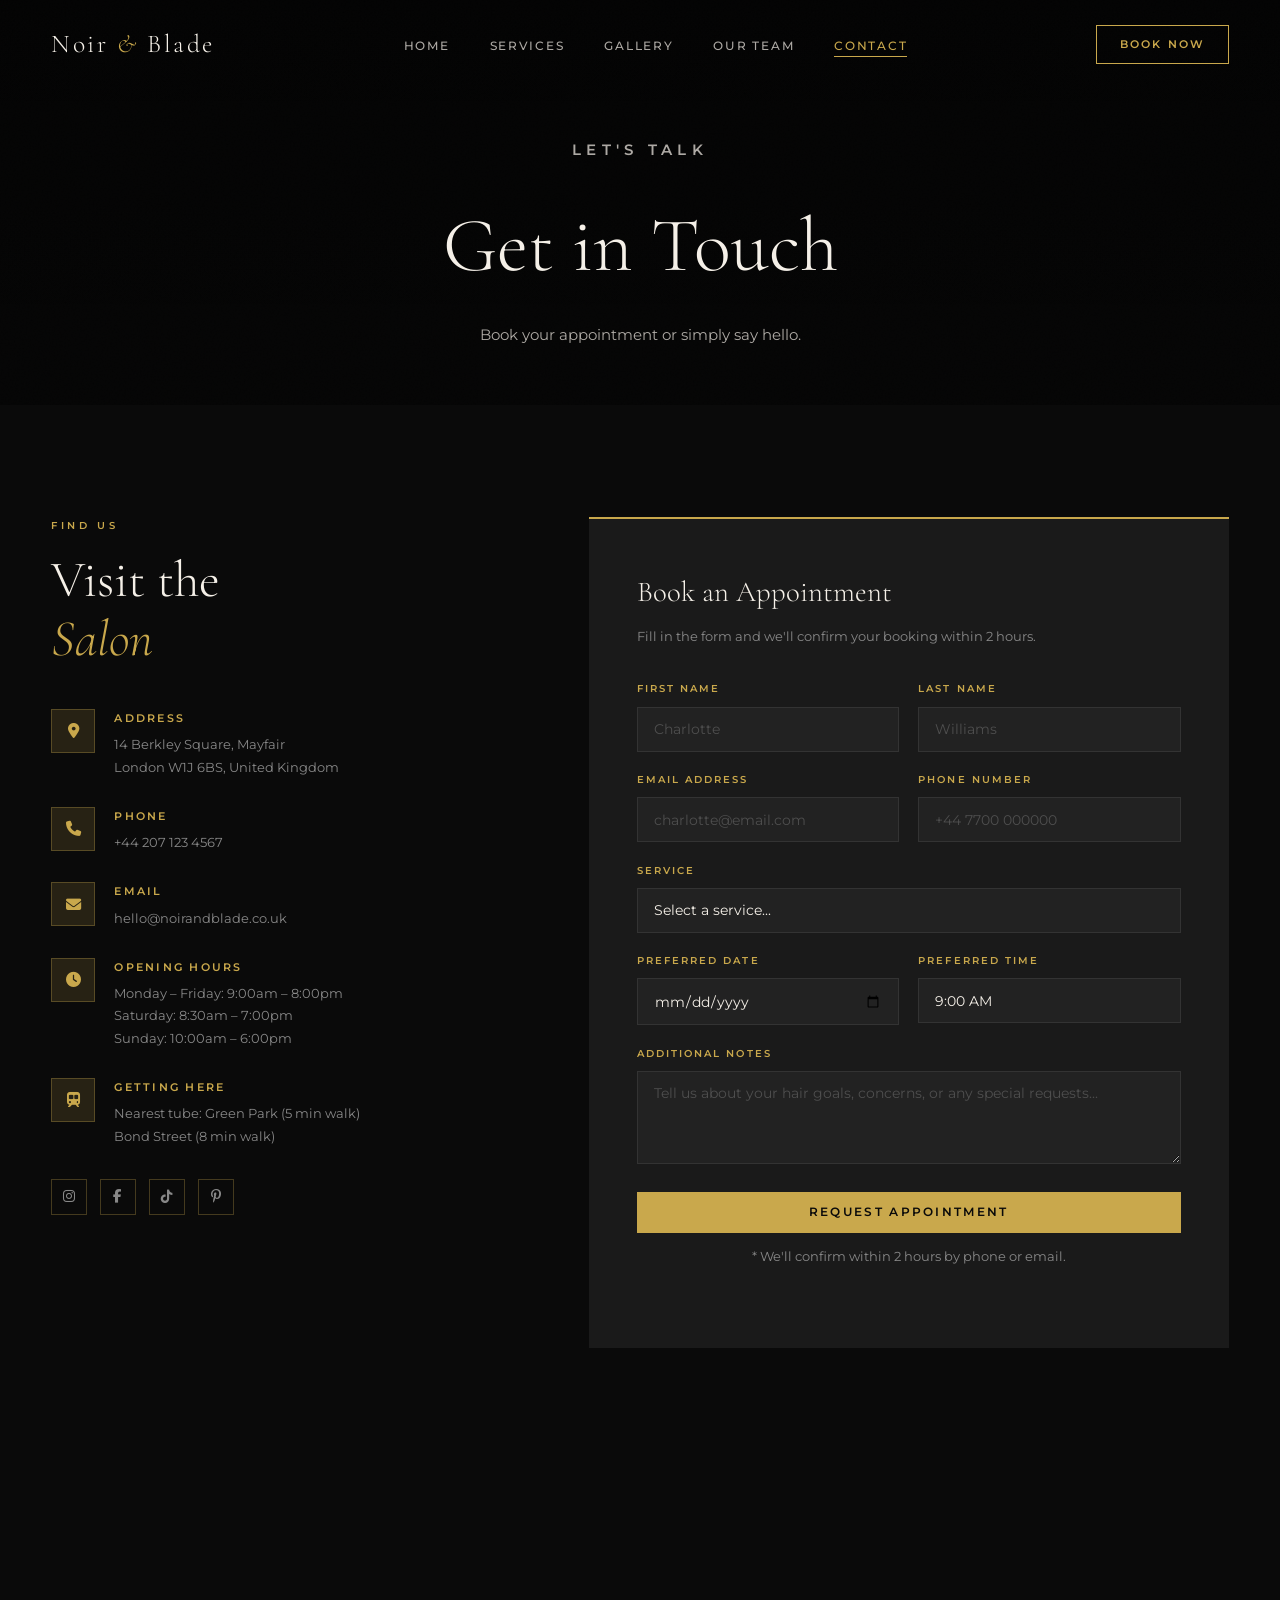
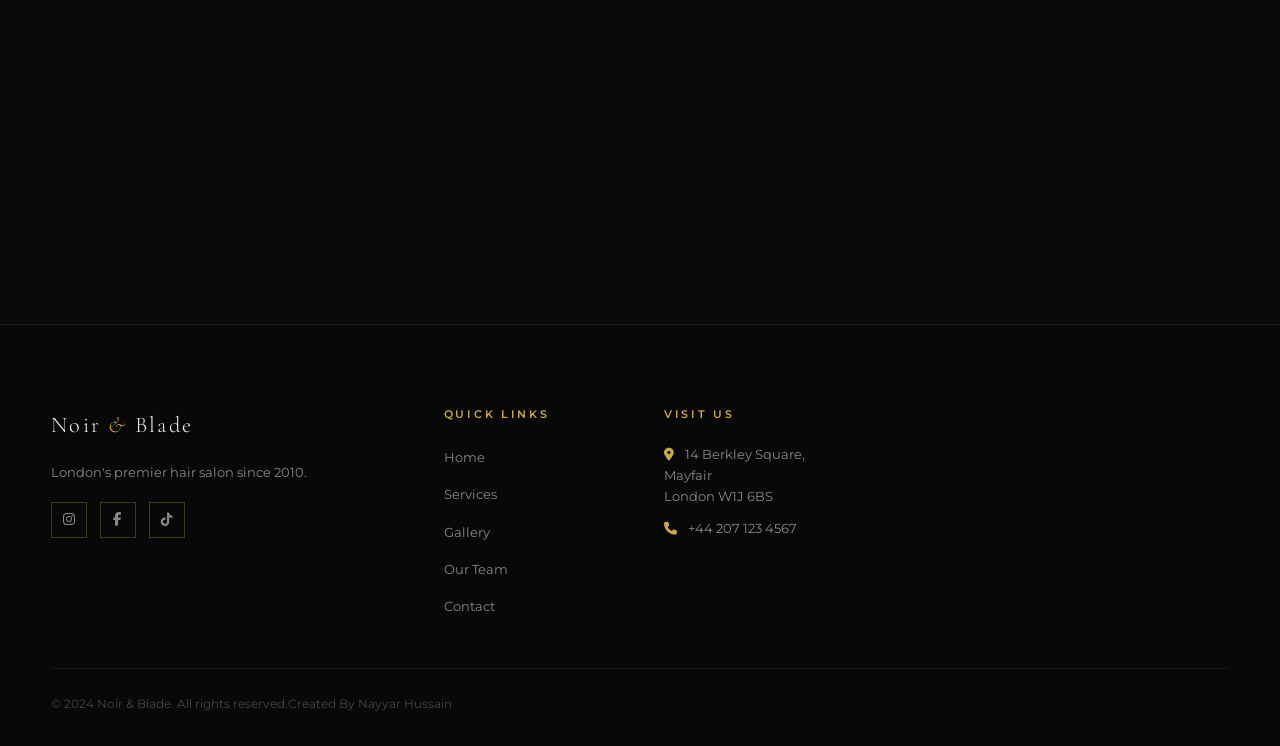
<file: contact.html>
<!DOCTYPE html>
<html lang="en">
<head>
  <meta charset="UTF-8"/>
  <meta name="viewport" content="width=device-width, initial-scale=1.0"/>
  <title>Contact | Noir & Blade — London Hair Salon</title>
  <link rel="stylesheet" href="style.css"/>
  <link href="https://fonts.googleapis.com/css2?family=Cormorant+Garamond:ital,wght@0,300;0,400;0,600;1,300;1,400&family=Montserrat:wght@300;400;500;600&display=swap" rel="stylesheet"/>
  <link rel="stylesheet" href="https://cdnjs.cloudflare.com/ajax/libs/font-awesome/6.5.0/css/all.min.css"/>
</head>
<body>

  <nav class="navbar" id="navbar">
    <a href="index.html" class="logo">Noir <span>&</span> Blade</a>
    <ul class="nav-links" id="navLinks">
      <li><a href="index.html">Home</a></li>
      <li><a href="services.html">Services</a></li>
      <li><a href="gallery.html">Gallery</a></li>
      <li><a href="team.html">Our Team</a></li>
      <li><a href="contact.html" class="active">Contact</a></li>
    </ul>
    <a href="contact.html" class="btn-book">Book Now</a>
    <div class="hamburger" id="hamburger"><span></span><span></span><span></span></div>
  </nav>

  <section class="page-hero">
    <div class="grain"></div>
    <div class="page-hero-content">
      <p class="section-label">Let's Talk</p>
      <h1>Get in Touch</h1>
      <p>Book your appointment or simply say hello.</p>
    </div>
  </section>

  <section class="contact-section section-pad">
    <div class="container">
      <div class="contact-grid">

        <!-- Info -->
        <div class="contact-info">
          <p class="section-label">Find Us</p>
          <h2 class="section-title">Visit the<br/><em>Salon</em></h2>

          <div class="ci-item">
            <div class="ci-icon"><i class="fas fa-map-marker-alt"></i></div>
            <div>
              <h4>Address</h4>
              <p>14 Berkley Square, Mayfair<br/>London W1J 6BS, United Kingdom</p>
            </div>
          </div>
          <div class="ci-item">
            <div class="ci-icon"><i class="fas fa-phone"></i></div>
            <div>
              <h4>Phone</h4>
              <p><a href="tel:+442071234567">+44 207 123 4567</a></p>
            </div>
          </div>
          <div class="ci-item">
            <div class="ci-icon"><i class="fas fa-envelope"></i></div>
            <div>
              <h4>Email</h4>
              <p><a href="mailto:hello@noirandblade.co.uk">hello@noirandblade.co.uk</a></p>
            </div>
          </div>
          <div class="ci-item">
            <div class="ci-icon"><i class="fas fa-clock"></i></div>
            <div>
              <h4>Opening Hours</h4>
              <p>Monday – Friday: 9:00am – 8:00pm<br/>
              Saturday: 8:30am – 7:00pm<br/>
              Sunday: 10:00am – 6:00pm</p>
            </div>
          </div>

          <div class="ci-item">
            <div class="ci-icon"><i class="fas fa-subway"></i></div>
            <div>
              <h4>Getting Here</h4>
              <p>Nearest tube: Green Park (5 min walk)<br/>Bond Street (8 min walk)</p>
            </div>
          </div>

          <div class="socials" style="margin-top:2rem">
            <a href="#"><i class="fab fa-instagram"></i></a>
            <a href="#"><i class="fab fa-facebook-f"></i></a>
            <a href="#"><i class="fab fa-tiktok"></i></a>
            <a href="#"><i class="fab fa-pinterest-p"></i></a>
          </div>
        </div>

        <!-- Form -->
        <div class="contact-form-wrap">
          <div class="contact-form">
            <h3>Book an Appointment</h3>
            <p>Fill in the form and we'll confirm your booking within 2 hours.</p>

            <div class="form-row">
              <div class="form-group">
                <label>First Name</label>
                <input type="text" placeholder="Charlotte"/>
              </div>
              <div class="form-group">
                <label>Last Name</label>
                <input type="text" placeholder="Williams"/>
              </div>
            </div>
            <div class="form-row">
              <div class="form-group">
                <label>Email Address</label>
                <input type="email" placeholder="charlotte@email.com"/>
              </div>
              <div class="form-group">
                <label>Phone Number</label>
                <input type="tel" placeholder="+44 7700 000000"/>
              </div>
            </div>
            <div class="form-group">
              <label>Service</label>
              <select>
                <option value="">Select a service...</option>
                <option>Women's Haircut & Blow-Dry</option>
                <option>Balayage</option>
                <option>Full Head Colour</option>
                <option>Keratin Treatment</option>
                <option>Men's Cut & Style</option>
                <option>Hot Towel Shave</option>
                <option>Bridal Hair Trial</option>
                <option>Wedding Day Styling</option>
                <option>Other / Consultation</option>
              </select>
            </div>
            <div class="form-row">
              <div class="form-group">
                <label>Preferred Date</label>
                <input type="date"/>
              </div>
              <div class="form-group">
                <label>Preferred Time</label>
                <select>
                  <option>9:00 AM</option>
                  <option>10:00 AM</option>
                  <option>11:00 AM</option>
                  <option>12:00 PM</option>
                  <option>1:00 PM</option>
                  <option>2:00 PM</option>
                  <option>3:00 PM</option>
                  <option>4:00 PM</option>
                  <option>5:00 PM</option>
                  <option>6:00 PM</option>
                </select>
              </div>
            </div>
            <div class="form-group">
              <label>Additional Notes</label>
              <textarea rows="4" placeholder="Tell us about your hair goals, concerns, or any special requests..."></textarea>
            </div>
            <button class="btn-primary full-width" onclick="submitForm()">Request Appointment</button>
            <p class="form-note">* We'll confirm within 2 hours by phone or email.</p>
          </div>
        </div>

      </div>

      <!-- Map -->
      <div class="map-wrap">
        <iframe
          src="https://www.google.com/maps/embed?pb=!1m18!1m12!1m3!1d2483.3!2d-0.1465!3d51.5074!2m3!1f0!2f0!3f0!3m2!1i1024!2i768!4f13.1!3m3!1m2!1s0x0%3A0x0!2zNTHCsDMwJzI2LjYiTiAwwrAwOCc0Ny40Ilc!5e0!3m2!1sen!2suk!4v1000000000000"
          allowfullscreen="" loading="lazy">
        </iframe>
      </div>
    </div>
  </section>

  <!-- Success Modal -->
  <div class="modal" id="successModal">
    <div class="modal-box">
      <div class="modal-icon">✓</div>
      <h3>Booking Request Sent!</h3>
      <p>Thank you! We'll confirm your appointment within 2 hours. See you soon.</p>
      <button class="btn-primary" onclick="closeModal()">Close</button>
    </div>
  </div>

  <footer class="footer">
    <div class="container">
      <div class="footer-grid">
        <div class="footer-brand">
          <h3 class="logo">Noir <span>&</span> Blade</h3>
          <p>London's premier hair salon since 2010.</p>
          <div class="socials">
            <a href="#"><i class="fab fa-instagram"></i></a>
            <a href="#"><i class="fab fa-facebook-f"></i></a>
            <a href="#"><i class="fab fa-tiktok"></i></a>
          </div>
        </div>
        <div class="footer-links">
          <h4>Quick Links</h4>
          <ul>
            <li><a href="index.html">Home</a></li>
            <li><a href="services.html">Services</a></li>
            <li><a href="gallery.html">Gallery</a></li>
            <li><a href="team.html">Our Team</a></li>
            <li><a href="contact.html">Contact</a></li>
          </ul>
        </div>
        <div class="footer-contact">
          <h4>Visit Us</h4>
          <p><i class="fas fa-map-marker-alt"></i> 14 Berkley Square, Mayfair<br/>London W1J 6BS</p>
          <p><i class="fas fa-phone"></i> +44 207 123 4567</p>
        </div>
      </div>
      <div class="footer-bottom"><p>© 2024 Noir & Blade. All rights reserved.Created By Nayyar Hussain</p></div>
    </div>
  </footer>

  <div class="scroll-top" id="scrollTop" onclick="scrollToTop()"><i class="fas fa-chevron-up"></i></div>
  <script src="script.js"></script>
</body>
</html>
</file>
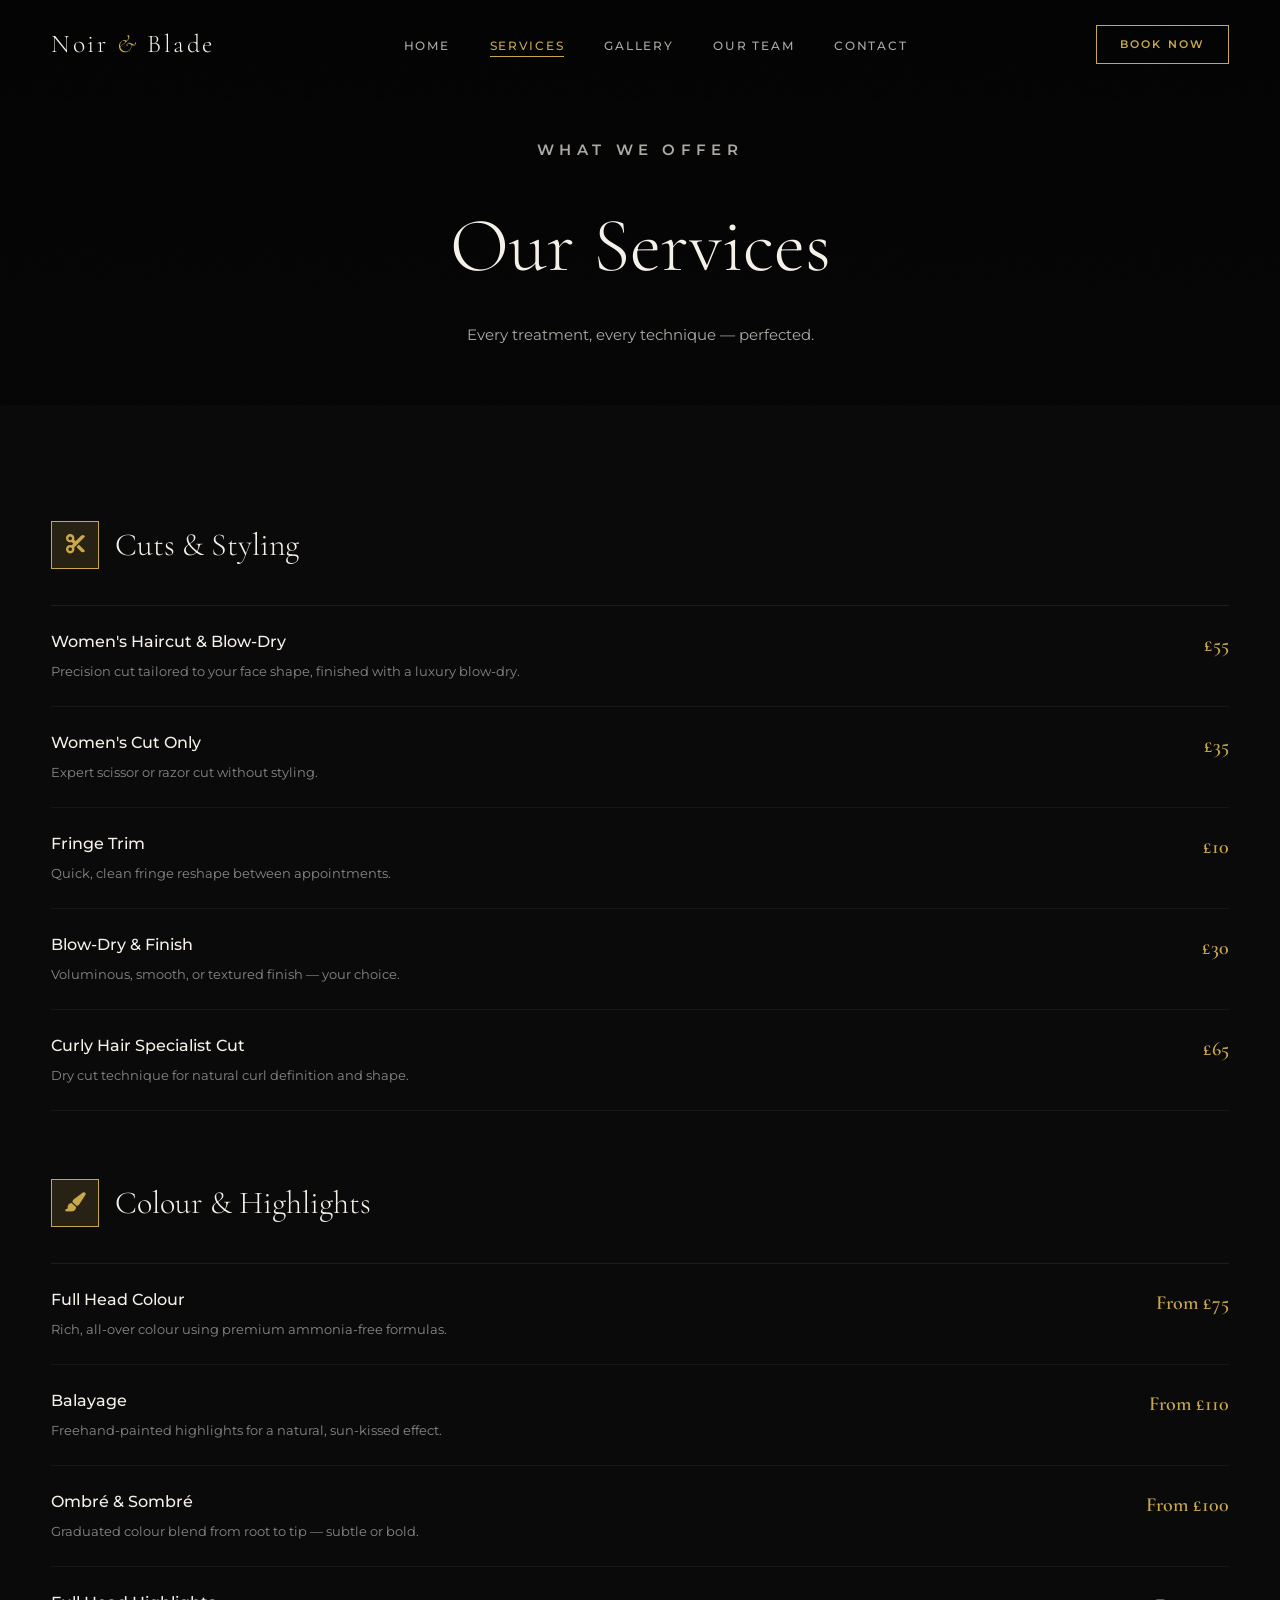
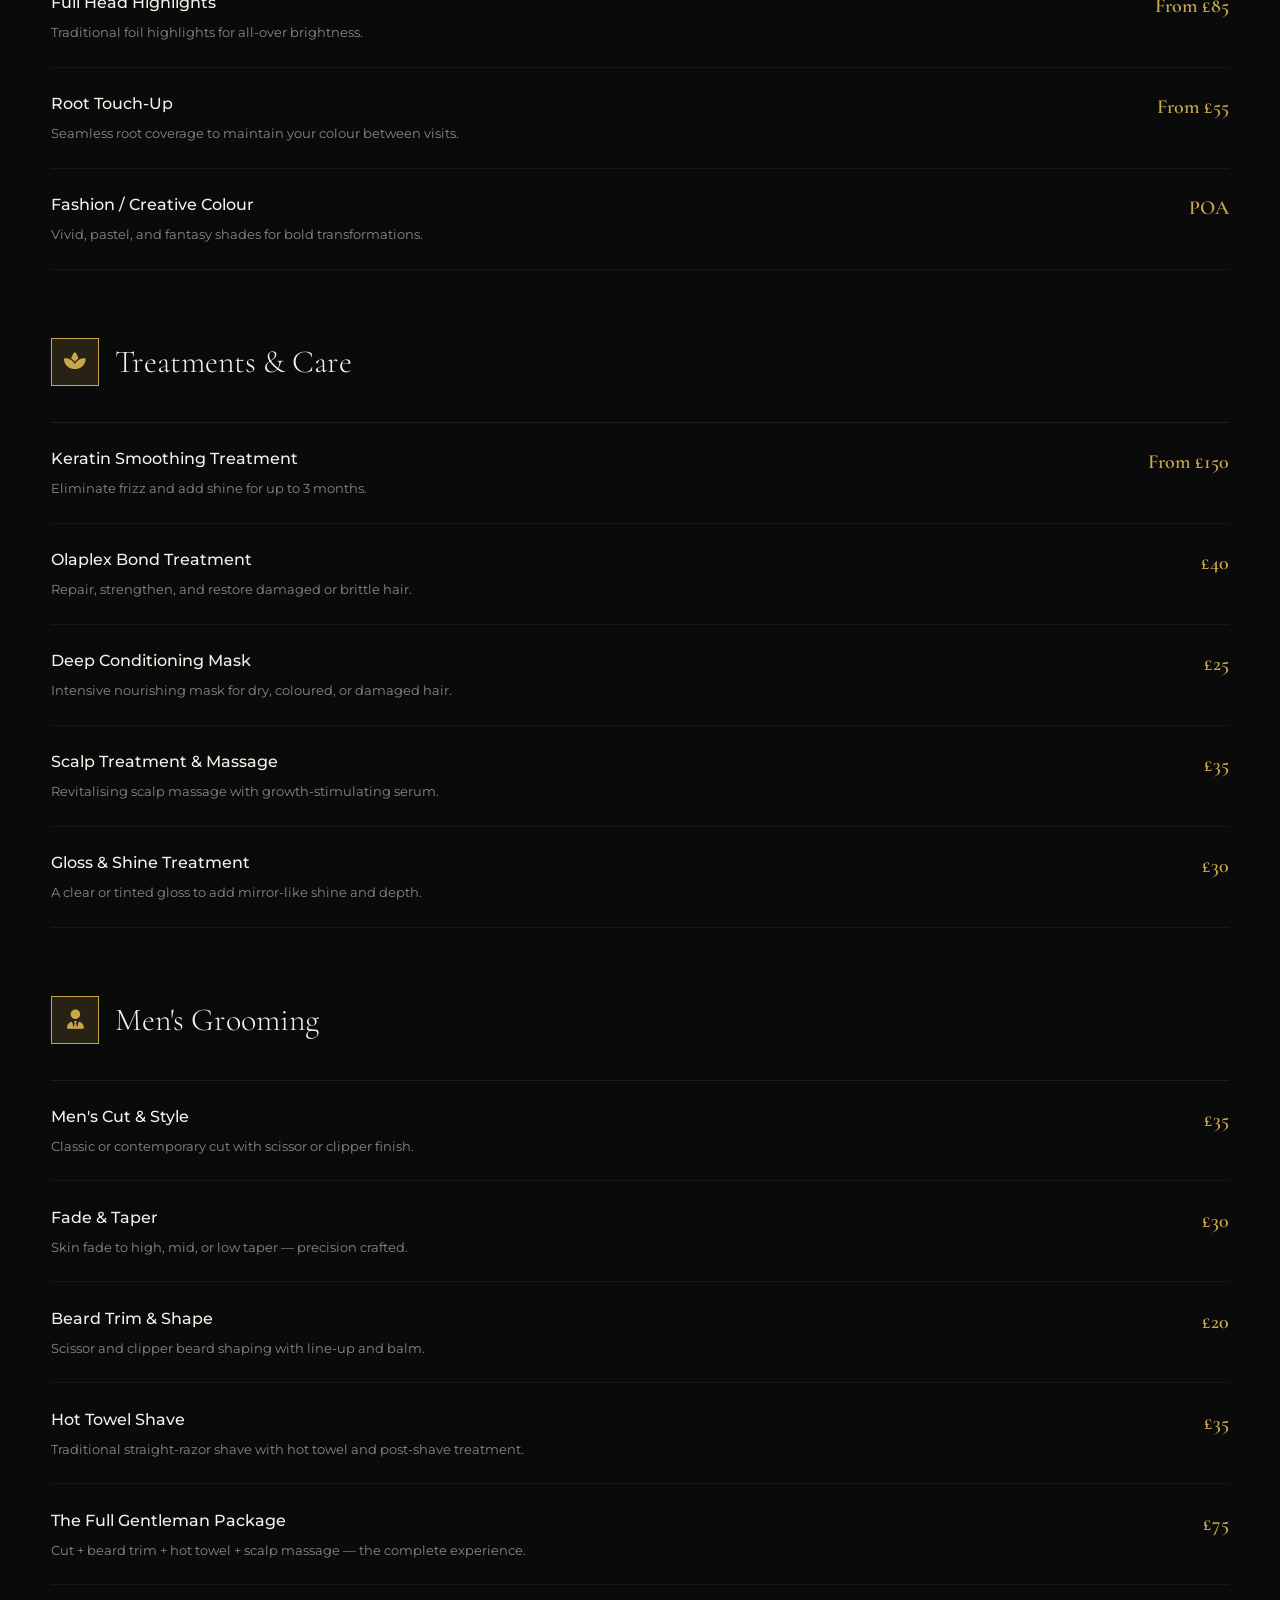
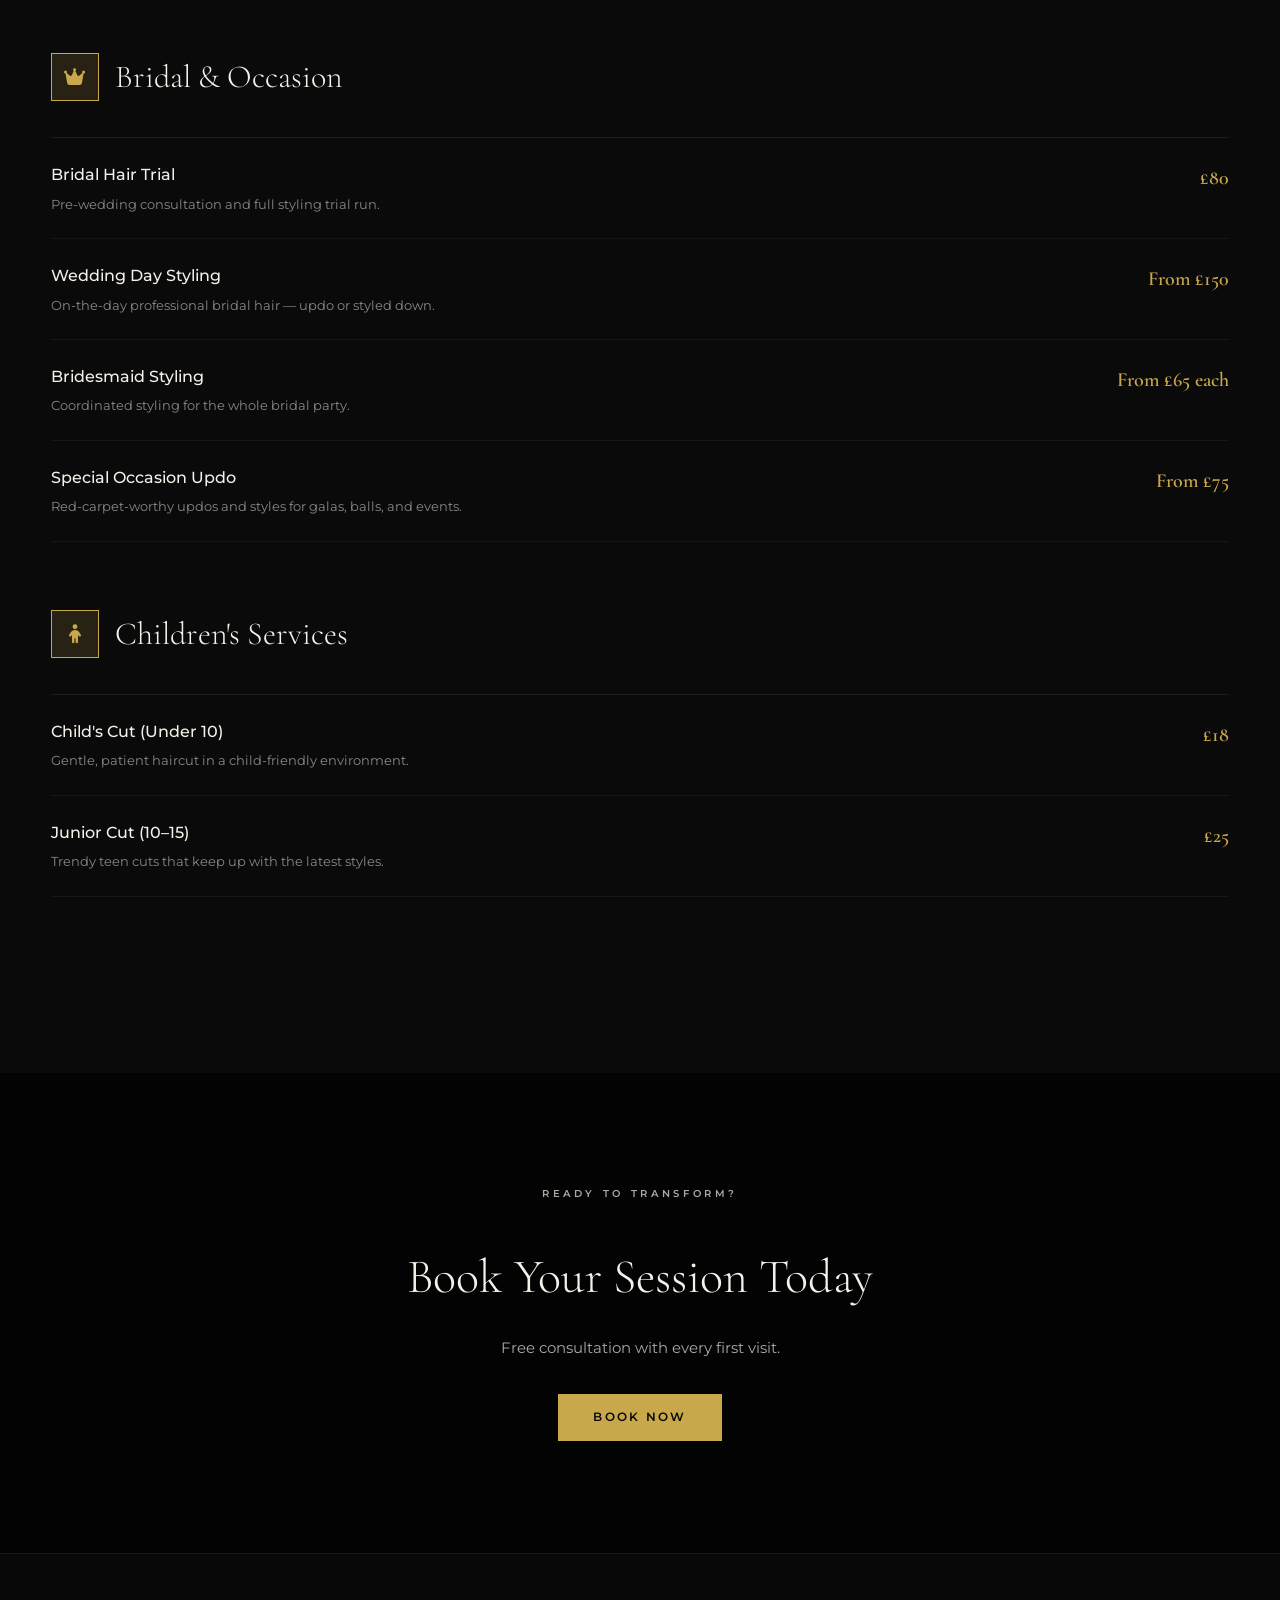
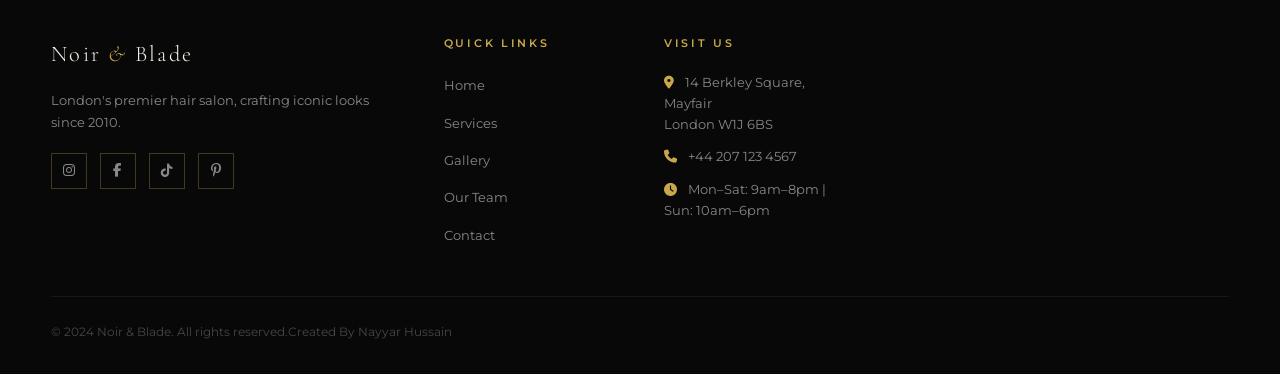
<file: services.html>
<!DOCTYPE html>
<html lang="en">
<head>
  <meta charset="UTF-8"/>
  <meta name="viewport" content="width=device-width, initial-scale=1.0"/>
  <title>Services | Noir & Blade — London Hair Salon</title>
  <link rel="stylesheet" href="style.css"/>
  <link href="https://fonts.googleapis.com/css2?family=Cormorant+Garamond:ital,wght@0,300;0,400;0,600;1,300;1,400&family=Montserrat:wght@300;400;500;600&display=swap" rel="stylesheet"/>
  <link rel="stylesheet" href="https://cdnjs.cloudflare.com/ajax/libs/font-awesome/6.5.0/css/all.min.css"/>
</head>
<body>

  <nav class="navbar" id="navbar">
    <a href="index.html" class="logo">Noir <span>&</span> Blade</a>
    <ul class="nav-links" id="navLinks">
      <li><a href="index.html">Home</a></li>
      <li><a href="services.html" class="active">Services</a></li>
      <li><a href="gallery.html">Gallery</a></li>
      <li><a href="team.html">Our Team</a></li>
      <li><a href="contact.html">Contact</a></li>
    </ul>
    <a href="contact.html" class="btn-book">Book Now</a>
    <div class="hamburger" id="hamburger"><span></span><span></span><span></span></div>
  </nav>

  <!-- PAGE HERO -->
  <section class="page-hero">
    <div class="grain"></div>
    <div class="page-hero-content">
      <p class="section-label">What We Offer</p>
      <h1>Our Services</h1>
      <p>Every treatment, every technique — perfected.</p>
    </div>
  </section>

  <!-- SERVICES FULL -->
  <section class="services-full section-pad">
    <div class="container">

      <!-- Category: Cuts -->
      <div class="service-category">
        <div class="cat-header">
          <div class="cat-icon"><i class="fas fa-cut"></i></div>
          <h2>Cuts & Styling</h2>
        </div>
        <div class="service-list">
          <div class="sl-item">
            <div class="sl-info">
              <h4>Women's Haircut & Blow-Dry</h4>
              <p>Precision cut tailored to your face shape, finished with a luxury blow-dry.</p>
            </div>
            <span class="sl-price">£55</span>
          </div>
          <div class="sl-item">
            <div class="sl-info">
              <h4>Women's Cut Only</h4>
              <p>Expert scissor or razor cut without styling.</p>
            </div>
            <span class="sl-price">£35</span>
          </div>
          <div class="sl-item">
            <div class="sl-info">
              <h4>Fringe Trim</h4>
              <p>Quick, clean fringe reshape between appointments.</p>
            </div>
            <span class="sl-price">£10</span>
          </div>
          <div class="sl-item">
            <div class="sl-info">
              <h4>Blow-Dry & Finish</h4>
              <p>Voluminous, smooth, or textured finish — your choice.</p>
            </div>
            <span class="sl-price">£30</span>
          </div>
          <div class="sl-item">
            <div class="sl-info">
              <h4>Curly Hair Specialist Cut</h4>
              <p>Dry cut technique for natural curl definition and shape.</p>
            </div>
            <span class="sl-price">£65</span>
          </div>
        </div>
      </div>

      <!-- Category: Colour -->
      <div class="service-category">
        <div class="cat-header">
          <div class="cat-icon"><i class="fas fa-paint-brush"></i></div>
          <h2>Colour & Highlights</h2>
        </div>
        <div class="service-list">
          <div class="sl-item">
            <div class="sl-info">
              <h4>Full Head Colour</h4>
              <p>Rich, all-over colour using premium ammonia-free formulas.</p>
            </div>
            <span class="sl-price">From £75</span>
          </div>
          <div class="sl-item">
            <div class="sl-info">
              <h4>Balayage</h4>
              <p>Freehand-painted highlights for a natural, sun-kissed effect.</p>
            </div>
            <span class="sl-price">From £110</span>
          </div>
          <div class="sl-item">
            <div class="sl-info">
              <h4>Ombré & Sombré</h4>
              <p>Graduated colour blend from root to tip — subtle or bold.</p>
            </div>
            <span class="sl-price">From £100</span>
          </div>
          <div class="sl-item">
            <div class="sl-info">
              <h4>Full Head Highlights</h4>
              <p>Traditional foil highlights for all-over brightness.</p>
            </div>
            <span class="sl-price">From £85</span>
          </div>
          <div class="sl-item">
            <div class="sl-info">
              <h4>Root Touch-Up</h4>
              <p>Seamless root coverage to maintain your colour between visits.</p>
            </div>
            <span class="sl-price">From £55</span>
          </div>
          <div class="sl-item">
            <div class="sl-info">
              <h4>Fashion / Creative Colour</h4>
              <p>Vivid, pastel, and fantasy shades for bold transformations.</p>
            </div>
            <span class="sl-price">POA</span>
          </div>
        </div>
      </div>

      <!-- Category: Treatments -->
      <div class="service-category">
        <div class="cat-header">
          <div class="cat-icon"><i class="fas fa-spa"></i></div>
          <h2>Treatments & Care</h2>
        </div>
        <div class="service-list">
          <div class="sl-item">
            <div class="sl-info">
              <h4>Keratin Smoothing Treatment</h4>
              <p>Eliminate frizz and add shine for up to 3 months.</p>
            </div>
            <span class="sl-price">From £150</span>
          </div>
          <div class="sl-item">
            <div class="sl-info">
              <h4>Olaplex Bond Treatment</h4>
              <p>Repair, strengthen, and restore damaged or brittle hair.</p>
            </div>
            <span class="sl-price">£40</span>
          </div>
          <div class="sl-item">
            <div class="sl-info">
              <h4>Deep Conditioning Mask</h4>
              <p>Intensive nourishing mask for dry, coloured, or damaged hair.</p>
            </div>
            <span class="sl-price">£25</span>
          </div>
          <div class="sl-item">
            <div class="sl-info">
              <h4>Scalp Treatment & Massage</h4>
              <p>Revitalising scalp massage with growth-stimulating serum.</p>
            </div>
            <span class="sl-price">£35</span>
          </div>
          <div class="sl-item">
            <div class="sl-info">
              <h4>Gloss & Shine Treatment</h4>
              <p>A clear or tinted gloss to add mirror-like shine and depth.</p>
            </div>
            <span class="sl-price">£30</span>
          </div>
        </div>
      </div>

      <!-- Category: Men -->
      <div class="service-category">
        <div class="cat-header">
          <div class="cat-icon"><i class="fas fa-user-tie"></i></div>
          <h2>Men's Grooming</h2>
        </div>
        <div class="service-list">
          <div class="sl-item">
            <div class="sl-info">
              <h4>Men's Cut & Style</h4>
              <p>Classic or contemporary cut with scissor or clipper finish.</p>
            </div>
            <span class="sl-price">£35</span>
          </div>
          <div class="sl-item">
            <div class="sl-info">
              <h4>Fade & Taper</h4>
              <p>Skin fade to high, mid, or low taper — precision crafted.</p>
            </div>
            <span class="sl-price">£30</span>
          </div>
          <div class="sl-item">
            <div class="sl-info">
              <h4>Beard Trim & Shape</h4>
              <p>Scissor and clipper beard shaping with line-up and balm.</p>
            </div>
            <span class="sl-price">£20</span>
          </div>
          <div class="sl-item">
            <div class="sl-info">
              <h4>Hot Towel Shave</h4>
              <p>Traditional straight-razor shave with hot towel and post-shave treatment.</p>
            </div>
            <span class="sl-price">£35</span>
          </div>
          <div class="sl-item">
            <div class="sl-info">
              <h4>The Full Gentleman Package</h4>
              <p>Cut + beard trim + hot towel + scalp massage — the complete experience.</p>
            </div>
            <span class="sl-price">£75</span>
          </div>
        </div>
      </div>

      <!-- Category: Bridal -->
      <div class="service-category">
        <div class="cat-header">
          <div class="cat-icon"><i class="fas fa-crown"></i></div>
          <h2>Bridal & Occasion</h2>
        </div>
        <div class="service-list">
          <div class="sl-item">
            <div class="sl-info">
              <h4>Bridal Hair Trial</h4>
              <p>Pre-wedding consultation and full styling trial run.</p>
            </div>
            <span class="sl-price">£80</span>
          </div>
          <div class="sl-item">
            <div class="sl-info">
              <h4>Wedding Day Styling</h4>
              <p>On-the-day professional bridal hair — updo or styled down.</p>
            </div>
            <span class="sl-price">From £150</span>
          </div>
          <div class="sl-item">
            <div class="sl-info">
              <h4>Bridesmaid Styling</h4>
              <p>Coordinated styling for the whole bridal party.</p>
            </div>
            <span class="sl-price">From £65 each</span>
          </div>
          <div class="sl-item">
            <div class="sl-info">
              <h4>Special Occasion Updo</h4>
              <p>Red-carpet-worthy updos and styles for galas, balls, and events.</p>
            </div>
            <span class="sl-price">From £75</span>
          </div>
        </div>
      </div>

      <!-- Category: Kids -->
      <div class="service-category">
        <div class="cat-header">
          <div class="cat-icon"><i class="fas fa-child"></i></div>
          <h2>Children's Services</h2>
        </div>
        <div class="service-list">
          <div class="sl-item">
            <div class="sl-info">
              <h4>Child's Cut (Under 10)</h4>
              <p>Gentle, patient haircut in a child-friendly environment.</p>
            </div>
            <span class="sl-price">£18</span>
          </div>
          <div class="sl-item">
            <div class="sl-info">
              <h4>Junior Cut (10–15)</h4>
              <p>Trendy teen cuts that keep up with the latest styles.</p>
            </div>
            <span class="sl-price">£25</span>
          </div>
        </div>
      </div>

    </div>
  </section>

  <!-- CTA -->
  <section class="cta-banner">
    <div class="cta-content">
      <p class="section-label">Ready to Transform?</p>
      <h2>Book Your Session Today</h2>
      <p>Free consultation with every first visit.</p>
      <a href="contact.html" class="btn-primary">Book Now</a>
    </div>
  </section>

  <footer class="footer">
    <div class="container">
      <div class="footer-grid">
        <div class="footer-brand">
          <h3 class="logo">Noir <span>&</span> Blade</h3>
          <p>London's premier hair salon, crafting iconic looks since 2010.</p>
          <div class="socials">
            <a href="#"><i class="fab fa-instagram"></i></a>
            <a href="#"><i class="fab fa-facebook-f"></i></a>
            <a href="#"><i class="fab fa-tiktok"></i></a>
            <a href="#"><i class="fab fa-pinterest-p"></i></a>
          </div>
        </div>
        <div class="footer-links">
          <h4>Quick Links</h4>
          <ul>
            <li><a href="index.html">Home</a></li>
            <li><a href="services.html">Services</a></li>
            <li><a href="gallery.html">Gallery</a></li>
            <li><a href="team.html">Our Team</a></li>
            <li><a href="contact.html">Contact</a></li>
          </ul>
        </div>
        <div class="footer-contact">
          <h4>Visit Us</h4>
          <p><i class="fas fa-map-marker-alt"></i> 14 Berkley Square, Mayfair<br/>London W1J 6BS</p>
          <p><i class="fas fa-phone"></i> +44 207 123 4567</p>
          <p><i class="fas fa-clock"></i> Mon–Sat: 9am–8pm | Sun: 10am–6pm</p>
        </div>
      </div>
      <div class="footer-bottom">
        <p>© 2024 Noir & Blade. All rights reserved.Created By Nayyar Hussain</p>
      </div>
    </div>
  </footer>

  <div class="scroll-top" id="scrollTop" onclick="scrollToTop()"><i class="fas fa-chevron-up"></i></div>
  <script src="script.js"></script>
</body>
</html>
</file>
<file: style.css>
/* ===========================
   NOIR & BLADE — LUXURY CSS
   Dark Charcoal + Gold Theme
=========================== */

:root {
  --black: #0a0a0a;
  --dark: #111111;
  --dark2: #1a1a1a;
  --dark3: #222222;
  --gold: #c9a84c;
  --gold-light: #e8c97a;
  --gold-dim: rgba(201,168,76,0.15);
  --white: #f5f0e8;
  --white-dim: rgba(245,240,232,0.7);
  --white-dimmer: rgba(245,240,232,0.35);
  --grey: #888;
  --font-display: 'Cormorant Garamond', serif;
  --font-body: 'Montserrat', sans-serif;
  --radius: 2px;
  --transition: all 0.35s cubic-bezier(0.25, 0.46, 0.45, 0.94);
}

*, *::before, *::after { box-sizing: border-box; margin: 0; padding: 0; }

html { scroll-behavior: smooth; }

body {
  background: var(--black);
  color: var(--white);
  font-family: var(--font-body);
  font-size: 15px;
  line-height: 1.75;
  overflow-x: hidden;
}

img { max-width: 100%; display: block; object-fit: cover; }
a { text-decoration: none; color: inherit; }
ul { list-style: none; }

/* Grain overlay */
.grain {
  position: absolute; inset: 0; pointer-events: none; z-index: 1;
  background-image: url("data:image/svg+xml,%3Csvg viewBox='0 0 256 256' xmlns='http://www.w3.org/2000/svg'%3E%3Cfilter id='noise'%3E%3CfeTurbulence type='fractalNoise' baseFrequency='0.9' numOctaves='4' stitchTiles='stitch'/%3E%3C/filter%3E%3Crect width='100%25' height='100%25' filter='url(%23noise)' opacity='0.04'/%3E%3C/svg%3E");
  opacity: 0.4;
}

/* ======================== PRELOADER ======================== */
.preloader {
  position: fixed; inset: 0; background: var(--black);
  display: flex; align-items: center; justify-content: center;
  z-index: 9999; transition: opacity 0.6s ease, visibility 0.6s ease;
}
.preloader.hidden { opacity: 0; visibility: hidden; }
.preloader-inner { text-align: center; }
.preloader-inner .scissors {
  font-size: 3rem; color: var(--gold); display: block;
  animation: spin 1.5s linear infinite;
}
.preloader-inner p {
  font-family: var(--font-display); font-size: 1.5rem;
  color: var(--white); letter-spacing: 0.3em; margin-top: 1rem;
  text-transform: uppercase;
}
@keyframes spin { to { transform: rotate(360deg); } }

/* ======================== NAVBAR ======================== */
.navbar {
  position: fixed; top: 0; left: 0; right: 0; z-index: 100;
  display: flex; align-items: center; justify-content: space-between;
  padding: 1.4rem 4%;
  transition: var(--transition);
  border-bottom: 1px solid transparent;
}
.navbar.scrolled {
  background: rgba(10,10,10,0.95);
  backdrop-filter: blur(20px);
  border-bottom-color: rgba(201,168,76,0.15);
  padding: 1rem 4%;
}
.logo {
  font-family: var(--font-display);
  font-size: 1.6rem; font-weight: 300; letter-spacing: 0.1em;
  color: var(--white);
}
.logo span { color: var(--gold); font-style: italic; }
.nav-links { display: flex; gap: 2.5rem; }
.nav-links a {
  font-size: 0.72rem; letter-spacing: 0.15em; text-transform: uppercase;
  color: var(--white-dim); font-weight: 500;
  position: relative; transition: var(--transition);
}
.nav-links a::after {
  content: ''; position: absolute; bottom: -4px; left: 0; right: 0;
  height: 1px; background: var(--gold); transform: scaleX(0);
  transition: transform 0.3s ease;
}
.nav-links a:hover, .nav-links a.active { color: var(--gold); }
.nav-links a:hover::after, .nav-links a.active::after { transform: scaleX(1); }
.btn-book {
  font-size: 0.7rem; letter-spacing: 0.2em; text-transform: uppercase;
  border: 1px solid var(--gold); color: var(--gold);
  padding: 0.55rem 1.4rem; transition: var(--transition); font-weight: 600;
}
.btn-book:hover { background: var(--gold); color: var(--black); }

.hamburger { display: none; flex-direction: column; gap: 5px; cursor: pointer; }
.hamburger span { display: block; width: 24px; height: 1.5px; background: var(--white); transition: var(--transition); }

/* ======================== BUTTONS ======================== */
.btn-primary {
  display: inline-block;
  background: var(--gold); color: var(--black);
  padding: 0.85rem 2.2rem;
  font-size: 0.72rem; letter-spacing: 0.2em; text-transform: uppercase;
  font-family: var(--font-body); font-weight: 600;
  border: none; cursor: pointer; transition: var(--transition);
}
.btn-primary:hover { background: var(--gold-light); transform: translateY(-2px); box-shadow: 0 8px 30px rgba(201,168,76,0.3); }

.btn-ghost {
  display: inline-flex; align-items: center; gap: 0.6rem;
  border: 1px solid var(--white-dim); color: var(--white);
  padding: 0.85rem 2.2rem;
  font-size: 0.72rem; letter-spacing: 0.2em; text-transform: uppercase;
  font-weight: 500; transition: var(--transition);
}
.btn-ghost:hover { border-color: var(--gold); color: var(--gold); }

.full-width { width: 100%; text-align: center; }

/* ======================== HERO ======================== */
.hero {
  min-height: 100vh; position: relative;
  display: flex; align-items: center; justify-content: center;
  overflow: hidden;
}
.hero-bg {
  position: absolute; inset: 0;
  background: linear-gradient(135deg, #0a0a0a 0%, #1a1204 50%, #0a0a0a 100%);
}
.hero-bg::before {
  content: '';
  position: absolute; inset: 0;
  background:
    radial-gradient(ellipse at 20% 50%, rgba(201,168,76,0.08) 0%, transparent 60%),
    radial-gradient(ellipse at 80% 30%, rgba(201,168,76,0.05) 0%, transparent 50%);
}
.hero-overlay {
  position: absolute; inset: 0;
  background: url('https://images.unsplash.com/photo-1560066984-138dadb4c035?w=1400&q=60') center/cover no-repeat;
  opacity: 0.12;
}
.hero-content {
  position: relative; z-index: 2;
  text-align: center; padding: 2rem;
  max-width: 800px;
}
.hero-sub {
  font-size: 0.72rem; letter-spacing: 0.35em; text-transform: uppercase;
  color: var(--gold); margin-bottom: 1.5rem; font-weight: 500;
}
.hero-title {
  font-family: var(--font-display);
  font-size: clamp(3.5rem, 8vw, 7rem);
  font-weight: 300; line-height: 1.05;
  color: var(--white); margin-bottom: 1.5rem;
}
.hero-title em { color: var(--gold); font-style: italic; }
.hero-desc {
  color: var(--white-dim); font-size: 1rem;
  max-width: 480px; margin: 0 auto 2.5rem;
}
.hero-cta { display: flex; gap: 1.2rem; justify-content: center; flex-wrap: wrap; }

.hero-badge {
  position: absolute; right: 6%; bottom: 12%; z-index: 2;
  width: 110px; height: 110px;
}
.badge-ring {
  position: absolute; inset: 0; border-radius: 50%;
  border: 1px solid rgba(201,168,76,0.4);
  display: flex; align-items: center; justify-content: center;
  animation: rotateBadge 18s linear infinite;
}
.badge-ring span {
  position: absolute; width: 100%; text-align: center;
  font-size: 0.5rem; letter-spacing: 0.2em;
  text-transform: uppercase; color: var(--gold-light);
  transform-origin: center;
}
.badge-center {
  position: absolute; inset: 15px; border-radius: 50%;
  background: var(--gold-dim); border: 1px solid var(--gold);
  display: flex; align-items: center; justify-content: center;
  font-size: 1.6rem; color: var(--gold);
}
@keyframes rotateBadge { to { transform: rotate(360deg); } }

.scroll-hint {
  position: absolute; bottom: 2.5rem; left: 50%; transform: translateX(-50%);
  z-index: 2; display: flex; flex-direction: column; align-items: center; gap: 0.6rem;
}
.scroll-hint span {
  font-size: 0.6rem; letter-spacing: 0.3em; text-transform: uppercase;
  color: var(--white-dimmer);
}
.scroll-line {
  width: 1px; height: 50px;
  background: linear-gradient(to bottom, var(--gold), transparent);
  animation: scrollPulse 2s ease-in-out infinite;
}
@keyframes scrollPulse { 0%,100% { opacity: 0.3; } 50% { opacity: 1; } }

/* ======================== FADE-IN ======================== */
.fade-in { opacity: 0; transform: translateY(30px); animation: fadeUp 0.9s ease forwards; }
.fade-in:nth-child(1) { animation-delay: 0.3s; }
.fade-in:nth-child(2) { animation-delay: 0.55s; }
.fade-in:nth-child(3) { animation-delay: 0.75s; }
.fade-in:nth-child(4) { animation-delay: 0.95s; }
@keyframes fadeUp { to { opacity: 1; transform: translateY(0); } }

/* ======================== STATS ======================== */
.stats {
  background: var(--gold);
  padding: 2.5rem 4%;
}
.stats-grid {
  display: grid; grid-template-columns: repeat(4, 1fr);
  text-align: center; max-width: 900px; margin: 0 auto;
  gap: 1rem;
}
.stat-item h2 {
  font-family: var(--font-display); font-size: 2.8rem;
  font-weight: 300; color: var(--black); line-height: 1;
}
.stat-item p {
  font-size: 0.68rem; letter-spacing: 0.15em; text-transform: uppercase;
  color: rgba(0,0,0,0.65); margin-top: 0.3rem; font-weight: 600;
}

/* ======================== SECTIONS ======================== */
.section-pad { padding: 7rem 4%; }
.container { max-width: 1200px; margin: 0 auto; }
.center { text-align: center; }
.dark-bg { background: var(--dark2); }

.section-label {
  display: block;
  font-size: 0.65rem; letter-spacing: 0.35em; text-transform: uppercase;
  color: var(--gold); font-weight: 600; margin-bottom: 1rem;
}
.section-title {
  font-family: var(--font-display); font-size: clamp(2rem, 4vw, 3.2rem);
  font-weight: 300; line-height: 1.15; color: var(--white); margin-bottom: 1.5rem;
}
.section-title em { color: var(--gold); font-style: italic; }
.center .section-label, .center .section-title { text-align: center; }
.center .section-title { margin-bottom: 3.5rem; }

/* ======================== ABOUT ======================== */
.about-grid {
  display: grid; grid-template-columns: 1fr 1fr;
  gap: 5rem; align-items: center;
}
.about-img-wrap { position: relative; height: 550px; }
.about-img-block { position: absolute; overflow: hidden; }
.about-img-block img { width: 100%; height: 100%; object-fit: cover; }
.img-block-1 { width: 75%; height: 80%; top: 0; left: 0; }
.img-block-2 { width: 55%; height: 60%; bottom: 0; right: 0; border: 4px solid var(--black); }
.about-tag {
  position: absolute; bottom: 20px; left: 0;
  background: var(--gold); color: var(--black);
  padding: 0.5rem 1rem;
  font-size: 0.7rem; letter-spacing: 0.2em; text-transform: uppercase; font-weight: 700;
}
.about-text p { color: var(--white-dim); margin-bottom: 1.2rem; }
.about-features { display: grid; grid-template-columns: 1fr 1fr; gap: 0.8rem; margin: 2rem 0; }
.af-item { display: flex; align-items: center; gap: 0.6rem; font-size: 0.82rem; color: var(--white-dim); }
.af-item i { color: var(--gold); font-size: 0.75rem; }

/* ======================== SERVICES GRID ======================== */
.services-grid {
  display: grid; grid-template-columns: repeat(3, 1fr);
  gap: 1.5px; background: rgba(201,168,76,0.1);
}
.service-card {
  background: var(--dark3); padding: 2.5rem 2rem;
  position: relative; transition: var(--transition);
}
.service-card:hover { background: #2a2a2a; transform: translateY(-4px); }
.sc-icon {
  font-size: 1.8rem; color: var(--gold);
  margin-bottom: 1.2rem;
}
.service-card h3 {
  font-family: var(--font-display); font-size: 1.35rem;
  font-weight: 400; color: var(--white); margin-bottom: 0.8rem;
}
.service-card p { font-size: 0.82rem; color: var(--white-dim); line-height: 1.7; margin-bottom: 1.5rem; }
.sc-price {
  display: block; font-size: 1.1rem; font-family: var(--font-display);
  color: var(--gold); font-weight: 600; margin-bottom: 1rem;
}
.sc-link { font-size: 0.7rem; letter-spacing: 0.15em; text-transform: uppercase; color: var(--white-dimmer); transition: var(--transition); }
.sc-link:hover { color: var(--gold); }
.sc-link i { font-size: 0.6rem; margin-left: 0.4rem; }
.featured-card { border-top: 2px solid var(--gold); }
.featured-badge {
  position: absolute; top: 0; right: 2rem;
  background: var(--gold); color: var(--black);
  font-size: 0.6rem; letter-spacing: 0.2em; text-transform: uppercase;
  font-weight: 700; padding: 0.3rem 0.8rem;
  transform: translateY(-50%);
}

/* ======================== TESTIMONIALS ======================== */
.testi-slider { max-width: 700px; margin: 0 auto; text-align: center; }
.testi-card { display: none; }
.testi-card.active { display: block; animation: fadeUp 0.5s ease; }
.testi-stars { font-size: 1.3rem; color: var(--gold); margin-bottom: 1.5rem; }
.testi-card > p {
  font-family: var(--font-display); font-size: 1.25rem;
  font-style: italic; color: var(--white-dim); line-height: 1.8;
  margin-bottom: 2rem;
}
.testi-author { display: flex; align-items: center; gap: 1rem; justify-content: center; }
.testi-author img { width: 52px; height: 52px; border-radius: 50%; border: 2px solid var(--gold); }
.testi-author strong { display: block; color: var(--white); font-size: 0.85rem; }
.testi-author span { font-size: 0.72rem; color: var(--grey); }
.testi-dots { display: flex; justify-content: center; gap: 0.6rem; margin-top: 2.5rem; }
.dot {
  width: 6px; height: 6px; border-radius: 50%;
  background: var(--dark3); border: 1px solid var(--gold);
  cursor: pointer; transition: var(--transition);
}
.dot.active { background: var(--gold); }

/* ======================== CTA BANNER ======================== */
.cta-banner {
  padding: 7rem 4%;
  background:
    linear-gradient(rgba(0,0,0,0.75), rgba(0,0,0,0.75)),
    url('https://images.unsplash.com/photo-1522337360788-8b13dee7a37e?w=1400&q=60') center/cover no-repeat;
  text-align: center;
}
.cta-content { max-width: 700px; margin: 0 auto; }
.cta-content h2 {
  font-family: var(--font-display); font-size: clamp(2rem, 4vw, 3rem);
  font-weight: 300; color: var(--white); margin-bottom: 1rem;
}
.cta-content p { color: var(--white-dim); margin-bottom: 2rem; }
.cta-btns { display: flex; gap: 1rem; justify-content: center; flex-wrap: wrap; }

/* ======================== FOOTER ======================== */
.footer { background: #080808; padding: 5rem 4% 2rem; border-top: 1px solid rgba(201,168,76,0.1); }
.footer-grid {
  display: grid; grid-template-columns: 2fr 1fr 1fr 2fr;
  gap: 3rem; margin-bottom: 3rem;
}
.footer-brand .logo { font-size: 1.4rem; margin-bottom: 1rem; display: block; }
.footer-brand p { font-size: 0.82rem; color: var(--grey); line-height: 1.7; }
.footer h4 {
  font-size: 0.68rem; letter-spacing: 0.25em; text-transform: uppercase;
  color: var(--gold); margin-bottom: 1.2rem; font-weight: 600;
}
.footer-links ul { display: flex; flex-direction: column; gap: 0.7rem; }
.footer-links a { font-size: 0.82rem; color: var(--grey); transition: color 0.2s; }
.footer-links a:hover { color: var(--gold); }
.footer-contact p { font-size: 0.82rem; color: var(--grey); margin-bottom: 0.7rem; line-height: 1.6; }
.footer-contact i { color: var(--gold); margin-right: 0.5rem; }
.footer-contact a { color: var(--grey); }
.footer-contact a:hover { color: var(--gold); }
.socials { display: flex; gap: 0.8rem; margin-top: 1.2rem; }
.socials a {
  width: 36px; height: 36px; border: 1px solid rgba(201,168,76,0.3);
  display: flex; align-items: center; justify-content: center;
  color: var(--grey); font-size: 0.85rem; transition: var(--transition);
}
.socials a:hover { border-color: var(--gold); color: var(--gold); background: var(--gold-dim); }
.footer-bottom {
  border-top: 1px solid rgba(255,255,255,0.06);
  padding-top: 1.5rem; display: flex; justify-content: space-between;
  font-size: 0.75rem; color: rgba(255,255,255,0.25);
}

/* ======================== SCROLL TOP ======================== */
.scroll-top {
  position: fixed; bottom: 2rem; right: 2rem; z-index: 99;
  width: 44px; height: 44px;
  background: var(--gold); color: var(--black);
  display: flex; align-items: center; justify-content: center;
  cursor: pointer; opacity: 0; pointer-events: none;
  transition: var(--transition); font-size: 0.8rem;
}
.scroll-top.visible { opacity: 1; pointer-events: all; }
.scroll-top:hover { background: var(--gold-light); transform: translateY(-3px); }

/* ======================== PAGE HERO ======================== */
.page-hero {
  min-height: 45vh; display: flex; align-items: center; justify-content: center;
  text-align: center; position: relative;
  background:
    linear-gradient(rgba(0,0,0,0.8), rgba(0,0,0,0.6)),
    url('https://images.unsplash.com/photo-1521590832167-7bcbfaa6381f?w=1400&q=60') center/cover no-repeat;
  padding-top: 80px;
}
.page-hero-content { position: relative; z-index: 2; }
.page-hero h1 {
  font-family: var(--font-display);
  font-size: clamp(2.8rem, 6vw, 5rem);
  font-weight: 300; color: var(--white); margin: 0.5rem 0;
}
.page-hero p { color: var(--white-dim); font-size: 0.95rem; }

/* ======================== SERVICES FULL ======================== */
.service-category { margin-bottom: 4rem; }
.cat-header { display: flex; align-items: center; gap: 1rem; margin-bottom: 2rem; }
.cat-icon {
  width: 48px; height: 48px; background: var(--gold-dim);
  border: 1px solid var(--gold); display: flex; align-items: center; justify-content: center;
  font-size: 1.2rem; color: var(--gold); flex-shrink: 0;
}
.cat-header h2 {
  font-family: var(--font-display); font-size: 2rem;
  font-weight: 300; color: var(--white);
}
.service-list { border-top: 1px solid rgba(255,255,255,0.08); }
.sl-item {
  display: flex; justify-content: space-between; align-items: flex-start;
  padding: 1.4rem 0; border-bottom: 1px solid rgba(255,255,255,0.05);
  gap: 2rem; transition: var(--transition);
}
.sl-item:hover { padding-left: 0.5rem; }
.sl-info h4 { font-size: 1rem; color: var(--white); margin-bottom: 0.3rem; font-weight: 500; }
.sl-info p { font-size: 0.8rem; color: var(--grey); }
.sl-price {
  font-family: var(--font-display); font-size: 1.25rem;
  color: var(--gold); white-space: nowrap; font-weight: 600;
}

/* ======================== GALLERY ======================== */
.gallery-filters { display: flex; gap: 0.8rem; justify-content: center; margin-bottom: 2.5rem; flex-wrap: wrap; }
.gf-btn {
  border: 1px solid rgba(201,168,76,0.25); background: none;
  color: var(--grey); padding: 0.5rem 1.3rem;
  font-family: var(--font-body); font-size: 0.7rem;
  letter-spacing: 0.15em; text-transform: uppercase; cursor: pointer;
  transition: var(--transition);
}
.gf-btn.active, .gf-btn:hover { background: var(--gold); color: var(--black); border-color: var(--gold); }

.gallery-grid {
  display: grid;
  grid-template-columns: repeat(3, 1fr);
  grid-auto-rows: 280px;
  gap: 8px;
}
.gallery-item { position: relative; overflow: hidden; cursor: pointer; }
.gallery-item.tall { grid-row: span 2; }
.gallery-item.wide { grid-column: span 2; }
.gallery-item img { width: 100%; height: 100%; object-fit: cover; transition: transform 0.6s ease; }
.gallery-item:hover img { transform: scale(1.07); }
.gi-overlay {
  position: absolute; inset: 0;
  background: linear-gradient(to top, rgba(0,0,0,0.75) 0%, transparent 60%);
  display: flex; align-items: flex-end; padding: 1.2rem;
  opacity: 0; transition: var(--transition);
}
.gallery-item:hover .gi-overlay { opacity: 1; }
.gi-overlay span {
  font-size: 0.72rem; letter-spacing: 0.2em; text-transform: uppercase;
  color: var(--white); font-weight: 500;
}
.gallery-item.hidden { display: none; }

/* Lightbox */
.lightbox {
  position: fixed; inset: 0; background: rgba(0,0,0,0.95);
  z-index: 200; display: none; flex-direction: column;
  align-items: center; justify-content: center; padding: 2rem;
}
.lightbox.open { display: flex; }
.lightbox img { max-width: 90vw; max-height: 80vh; object-fit: contain; }
.lightbox p { margin-top: 1rem; color: var(--white-dim); font-size: 0.85rem; letter-spacing: 0.1em; }
.lb-close {
  position: absolute; top: 2rem; right: 2rem;
  font-size: 1.5rem; color: var(--white); cursor: pointer;
  width: 44px; height: 44px; display: flex; align-items: center; justify-content: center;
  border: 1px solid rgba(255,255,255,0.2); transition: var(--transition);
}
.lb-close:hover { border-color: var(--gold); color: var(--gold); }

/* ======================== TEAM ======================== */
.team-grid {
  display: grid; grid-template-columns: repeat(3, 1fr);
  gap: 2rem; margin-top: 3rem;
}
.team-card { background: var(--dark2); overflow: hidden; transition: var(--transition); }
.team-card:hover { transform: translateY(-6px); }
.team-img { position: relative; height: 320px; overflow: hidden; }
.team-img img { width: 100%; height: 100%; object-fit: cover; transition: transform 0.6s ease; filter: grayscale(30%); }
.team-card:hover .team-img img { transform: scale(1.05); filter: grayscale(0%); }
.team-social {
  position: absolute; inset: 0; background: rgba(0,0,0,0.5);
  display: flex; align-items: center; justify-content: center;
  opacity: 0; transition: var(--transition);
}
.team-card:hover .team-social { opacity: 1; }
.team-social a {
  width: 44px; height: 44px; border: 1px solid var(--gold);
  display: flex; align-items: center; justify-content: center;
  color: var(--gold); font-size: 1.1rem; transition: var(--transition);
}
.team-social a:hover { background: var(--gold); color: var(--black); }
.team-info { padding: 1.8rem; }
.team-info h3 { font-family: var(--font-display); font-size: 1.4rem; font-weight: 400; color: var(--white); margin-bottom: 0.2rem; }
.team-role { font-size: 0.7rem; letter-spacing: 0.15em; text-transform: uppercase; color: var(--gold); margin-bottom: 0.8rem; font-weight: 600; }
.team-bio { font-size: 0.8rem; color: var(--grey); line-height: 1.7; margin-bottom: 1rem; }
.team-skills { display: flex; flex-wrap: wrap; gap: 0.4rem; }
.team-skills span {
  font-size: 0.62rem; letter-spacing: 0.1em; text-transform: uppercase;
  border: 1px solid rgba(201,168,76,0.3); color: var(--gold-light);
  padding: 0.25rem 0.6rem;
}

/* Join Team */
.join-content { text-align: center; max-width: 600px; margin: 0 auto; }
.join-content p { color: var(--white-dim); margin-bottom: 2rem; }

/* ======================== CONTACT ======================== */
.contact-grid { display: grid; grid-template-columns: 1fr 1.4fr; gap: 5rem; margin-bottom: 4rem; }
.contact-info .section-title { margin-bottom: 2.5rem; }
.ci-item { display: flex; gap: 1.2rem; margin-bottom: 1.8rem; align-items: flex-start; }
.ci-icon {
  width: 44px; height: 44px; background: var(--gold-dim);
  border: 1px solid rgba(201,168,76,0.3);
  display: flex; align-items: center; justify-content: center;
  color: var(--gold); flex-shrink: 0; font-size: 0.95rem;
}
.ci-item h4 { font-size: 0.7rem; letter-spacing: 0.2em; text-transform: uppercase; color: var(--gold); margin-bottom: 0.3rem; font-weight: 600; }
.ci-item p { font-size: 0.82rem; color: var(--grey); line-height: 1.7; }
.ci-item a { color: var(--grey); transition: color 0.2s; }
.ci-item a:hover { color: var(--gold); }

.contact-form-wrap {
  background: var(--dark2); padding: 3rem;
  border-top: 2px solid var(--gold);
}
.contact-form h3 {
  font-family: var(--font-display); font-size: 1.8rem;
  font-weight: 300; color: var(--white); margin-bottom: 0.5rem;
}
.contact-form > p { font-size: 0.82rem; color: var(--grey); margin-bottom: 2rem; }

.form-row { display: grid; grid-template-columns: 1fr 1fr; gap: 1.2rem; }
.form-group { margin-bottom: 1.2rem; }
.form-group label { display: block; font-size: 0.65rem; letter-spacing: 0.2em; text-transform: uppercase; color: var(--gold); margin-bottom: 0.5rem; font-weight: 600; }
.form-group input,
.form-group select,
.form-group textarea {
  width: 100%; background: var(--dark3);
  border: 1px solid rgba(255,255,255,0.08);
  color: var(--white); padding: 0.85rem 1rem;
  font-family: var(--font-body); font-size: 0.85rem;
  outline: none; transition: border-color 0.3s;
  appearance: none;
}
.form-group input:focus,
.form-group select:focus,
.form-group textarea:focus { border-color: var(--gold); }
.form-group input::placeholder,
.form-group textarea::placeholder { color: rgba(255,255,255,0.2); }
.form-group select option { background: var(--dark3); }
.form-group textarea { resize: vertical; }
.form-note { font-size: 0.72rem; color: var(--grey); margin-top: 0.8rem; text-align: center; }

.map-wrap { height: 400px; overflow: hidden; }
.map-wrap iframe { width: 100%; height: 100%; border: none; filter: grayscale(100%) invert(90%) contrast(90%); }

/* Modal */
.modal { position: fixed; inset: 0; background: rgba(0,0,0,0.9); z-index: 300; display: none; align-items: center; justify-content: center; }
.modal.open { display: flex; }
.modal-box { background: var(--dark2); padding: 3rem; text-align: center; max-width: 420px; border-top: 2px solid var(--gold); }
.modal-icon { font-size: 3rem; color: var(--gold); margin-bottom: 1rem; }
.modal-box h3 { font-family: var(--font-display); font-size: 1.8rem; color: var(--white); margin-bottom: 0.8rem; font-weight: 300; }
.modal-box p { color: var(--grey); font-size: 0.85rem; margin-bottom: 2rem; }

/* ======================== MOBILE ======================== */
@media (max-width: 1024px) {
  .about-grid { grid-template-columns: 1fr; gap: 3rem; }
  .about-img-wrap { height: 380px; }
  .services-grid { grid-template-columns: repeat(2, 1fr); }
  .team-grid { grid-template-columns: repeat(2, 1fr); }
  .footer-grid { grid-template-columns: 1fr 1fr; }
}

@media (max-width: 768px) {
  .nav-links { 
    position: fixed; inset: 0; top: 70px;
    background: var(--black); flex-direction: column;
    align-items: center; justify-content: center; gap: 2rem;
    transform: translateX(100%); transition: transform 0.4s ease;
  }
  .nav-links.open { transform: translateX(0); }
  .nav-links a { font-size: 1rem; }
  .btn-book { display: none; }
  .hamburger { display: flex; }

  .stats-grid { grid-template-columns: repeat(2, 1fr); gap: 1.5rem; }
  .services-grid { grid-template-columns: 1fr; }
  .gallery-grid { grid-template-columns: 1fr 1fr; grid-auto-rows: 220px; }
  .gallery-item.wide { grid-column: span 1; }
  .team-grid { grid-template-columns: 1fr; }
  .contact-grid { grid-template-columns: 1fr; gap: 3rem; }
  .footer-grid { grid-template-columns: 1fr; gap: 2rem; }
  .footer-bottom { flex-direction: column; gap: 0.5rem; text-align: center; }
  .hero-badge { display: none; }
  .form-row { grid-template-columns: 1fr; }
  .contact-form-wrap { padding: 2rem 1.5rem; }
}

@media (max-width: 480px) {
  .gallery-grid { grid-template-columns: 1fr; }
  .gallery-item.tall { grid-row: span 1; }
  .stats-grid { grid-template-columns: 1fr 1fr; }
  .section-pad { padding: 4rem 5%; }
}
</file>
